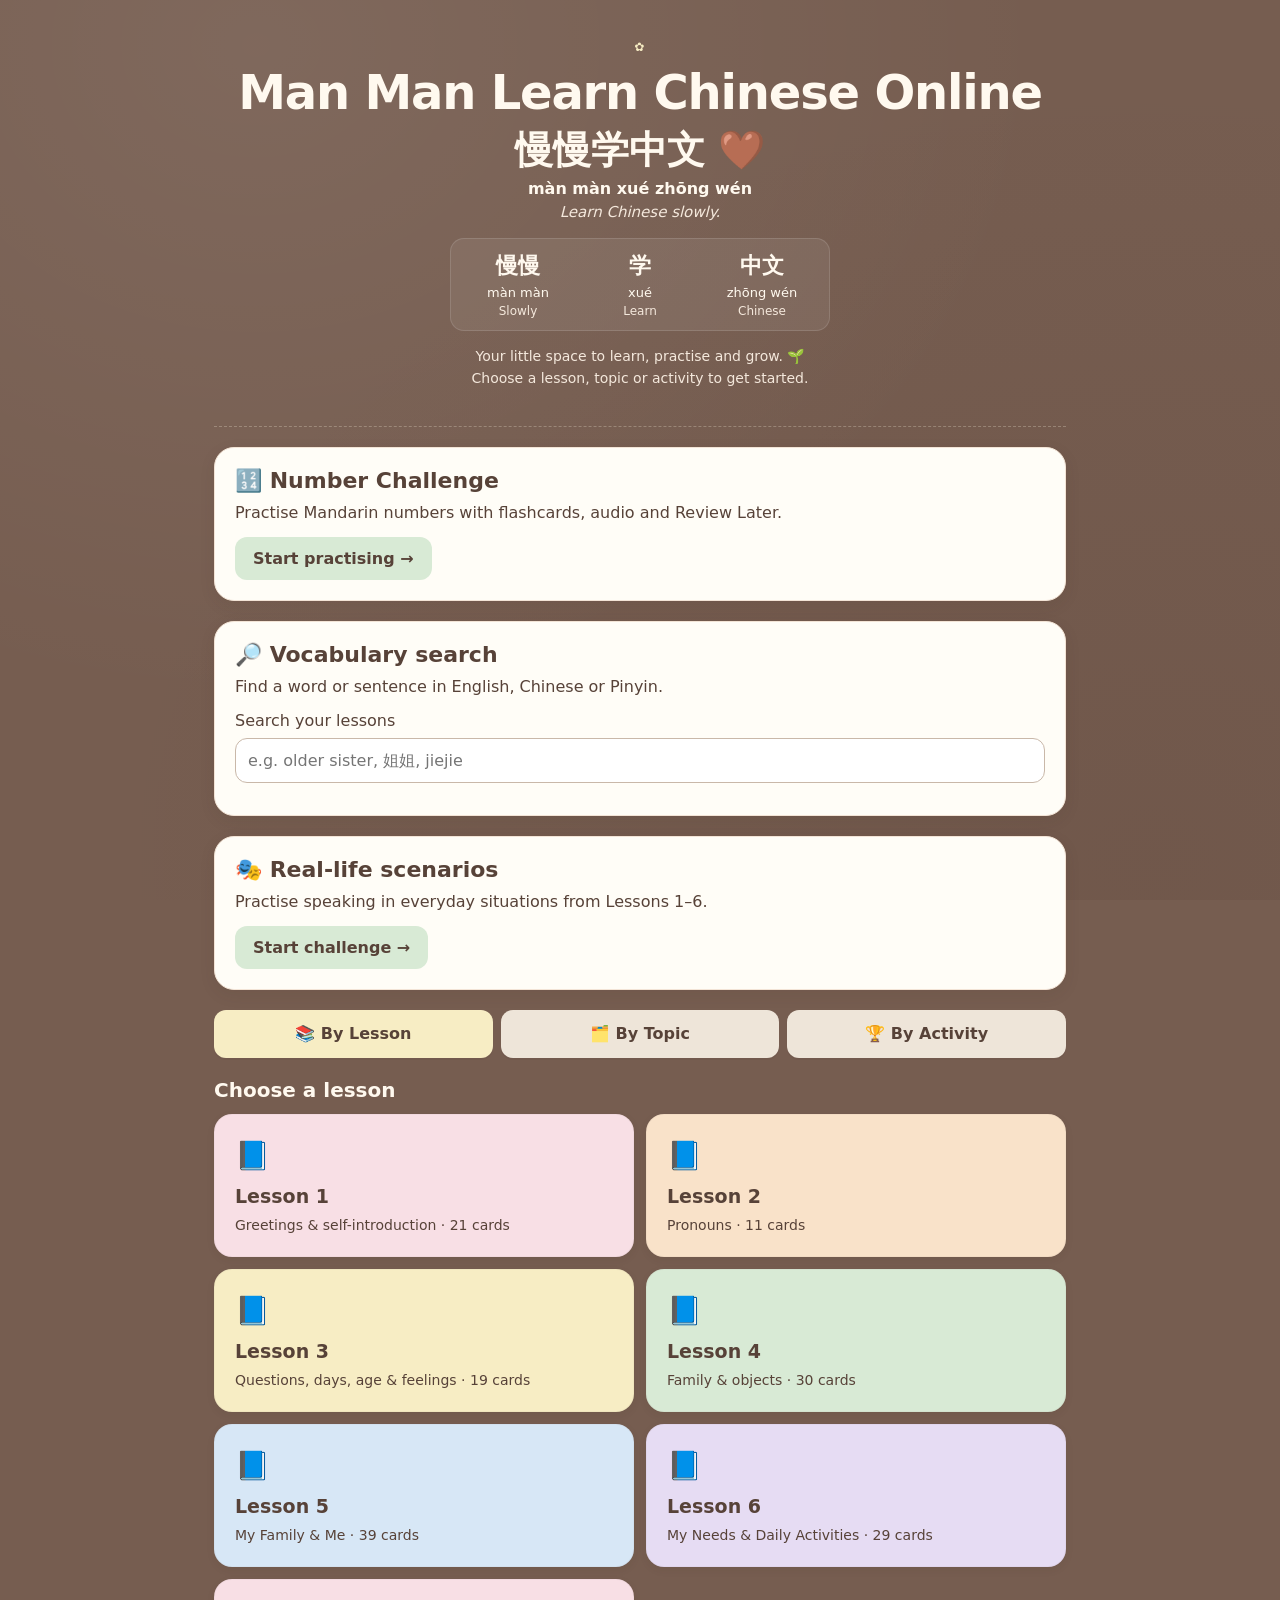
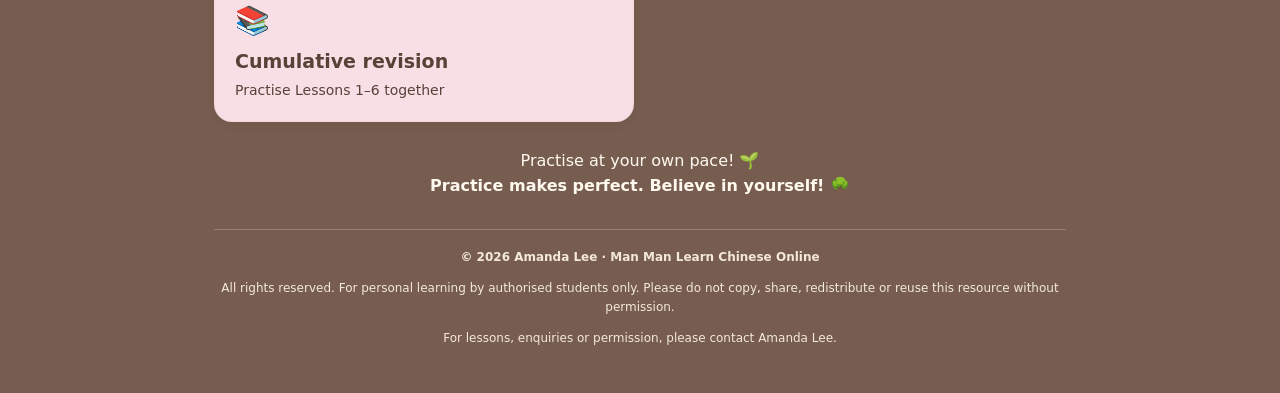
<file: index.html>
<!doctype html><html lang="en"><head><meta charset="utf-8"><meta name="viewport" content="width=device-width,initial-scale=1"><title>Man Man Learn Chinese Online</title><style>*{box-sizing:border-box}body{margin:0;background:#765D50;color:#fff9ef;font:16px system-ui,sans-serif}main{max-width:900px;margin:auto;padding:24px}header{text-align:center;padding:16px 0 22px}h1{font-size:clamp(30px,6vw,48px);margin:10px 0 4px}header p{color:#f4e8dc;line-height:1.6}small{color:#f4e8dc}.tabs{display:flex;gap:8px;margin:12px 0 20px;flex-wrap:wrap}button{font:inherit;cursor:pointer;border:0;border-radius:12px;min-height:48px;background:#eee5d9;color:#574238;padding:10px;font-weight:700;flex:1 1 100px}button[aria-pressed=true]{background:#f7edc4}a:focus-visible,button:focus-visible{outline:3px solid #fff;outline-offset:4px}.grid{display:grid;grid-template-columns:repeat(2,minmax(0,1fr));gap:12px}.tile{display:flex;flex-direction:column;gap:8px;text-decoration:none;color:#574238;padding:20px;border-radius:18px;background:#fffdf7;min-height:130px}.tile strong{font-size:19px}.tile span{font-size:14px;line-height:1.5}.tile .emoji{font-size:28px}.tile:hover{filter:brightness(1.04)}.feature{background:#fffdf7;color:#574238;border-radius:20px;padding:20px;margin:0 0 20px}.feature h2{margin:0 0 6px;font-size:22px}.feature p{line-height:1.5;margin:8px 0 12px}.feature a{display:inline-block;background:#d8ead5;color:#574238;padding:12px 18px;border-radius:12px;text-decoration:none;font-weight:700}footer{text-align:center;font-size:12px;line-height:1.6;color:#f4e8dc;border-top:1px solid #ffffff35;padding-top:18px;margin-top:30px}.note{text-align:center;line-height:1.6;margin:26px 0 16px}.section-title{font-size:20px;margin:0 0 12px}.tag{font-size:12px;letter-spacing:1.5px;color:#f7edc4}@media(max-width:480px){main{padding:16px}.tile{padding:14px;min-height:130px}.tile strong{font-size:17px}.tile span{font-size:13px}.tabs{gap:6px}.tabs button{font-size:14px;flex:1 1 85px}}body{min-height:100vh;background-color:#765D50;background-image:radial-gradient(ellipse at 20% 5%,#ffffff12,transparent 55%),radial-gradient(ellipse at 90% 95%,#3c241b18,transparent 65%);background-attachment:fixed}main{padding-bottom:32px}h1{letter-spacing:-.025em}button,select{box-shadow:0 2px 0 #49352d16}button:focus-visible,select:focus-visible,a:focus-visible{outline:3px solid #fff2d6;outline-offset:3px}.card,.feature{border:1px solid #f3e4d6;box-shadow:0 5px 16px #39291e16}.hint div,.tile{border:1px solid #5742380a}.quick-guide{background:#ffffff0c;border:1px solid #ffffff22;border-radius:14px;padding:14px 16px}.practice-guide,footer{border-color:#fff5e53b}progress{accent-color:#f7edc4}::selection{background:#f9e2c9;color:#574238}header{border-bottom:1px dashed #fff5e542;margin-bottom:20px}.tile{box-shadow:0 3px 9px #39291e12}.tag{color:#f7edc4}.chinese-title{font-size:clamp(26px,4.8vw,38px);font-weight:700;line-height:1.3;margin:6px 0 4px}.brand-meaning{font-size:15px;font-style:italic;color:#f4e8dc;line-height:1.5}header p{font-size:14px}.brand-pinyin{font-size:16px;font-weight:650;margin:3px 0}.brand-breakdown{display:grid;grid-template-columns:repeat(3,minmax(0,1fr));max-width:380px;margin:14px auto;padding:12px 6px;background:#ffffff12;border:1px solid #ffffff20;border-radius:14px}.brand-breakdown div{display:grid;gap:4px;text-align:center}.brand-breakdown strong{font-size:22px}.brand-breakdown span{font-size:13px}.brand-breakdown small{font-size:12px}#lookup{display:block;width:100%;padding:12px;border:1px solid #c9b8a9;border-radius:12px;background:#fff;font:inherit;color:#574238;margin-top:8px}#searchResults article{border-top:1px solid #e4d7c9;padding:12px 0;display:grid;gap:4px}#searchResults strong{font-size:22px}#searchResults small{color:#80695a}#searchResults button{background:var(--normal);padding:8px 12px;min-height:44px;justify-self:start}#searchResults .lookup-controls{display:flex;gap:8px;flex-wrap:wrap}#searchResults .lookup-controls button:last-child{background:var(--slow)}</style><link rel="stylesheet" href="/theme.css"></head><body><main><header><div class="tag" aria-hidden="true">✿</div><h1>Man Man Learn Chinese Online</h1><div class="chinese-title" lang="zh-CN">慢慢学中文 🤎</div><div class="brand-pinyin">màn màn xué zhōng wén</div><div class="brand-meaning">Learn Chinese slowly.</div><div class="brand-breakdown"><div><strong lang="zh-CN">慢慢</strong><span>màn màn</span><small>Slowly</small></div><div><strong lang="zh-CN">学</strong><span>xué</span><small>Learn</small></div><div><strong lang="zh-CN">中文</strong><span>zhōng wén</span><small>Chinese</small></div></div><p>Your little space to learn, practise and grow. 🌱<br>Choose a lesson, topic or activity to get started.</p></header><section class="feature"><h2>🔢 Number Challenge</h2><p>Practise Mandarin numbers with flashcards, audio and Review Later.</p><a href="/numbers.html">Start practising →</a></section><section class="feature"><h2>🔎 Vocabulary search</h2><p>Find a word or sentence in English, Chinese or Pinyin.</p><label for="lookup">Search your lessons</label><input id="lookup" type="search" placeholder="e.g. older sister, 姐姐, jiejie" autocomplete="off"><p id="matches" aria-live="polite"></p><div id="searchResults"></div></section><section class="feature"><h2>🎭 Real-life scenarios</h2><p>Practise speaking in everyday situations from Lessons 1–6.</p><a href="/speaking.html?mode=scenario">Start challenge →</a></section><nav class="tabs" aria-label="Browse learning activities"><button data-tab="lesson" aria-pressed="true">📚 By Lesson</button><button data-tab="topic" aria-pressed="false">🗂️ By Topic</button><button data-tab="activity" aria-pressed="false">🏆 By Activity</button></nav><h2 class="section-title" id="sectionTitle">Choose a lesson</h2><div class="grid" id="items"></div><p class="note">Practise at your own pace! 🌱<br><strong>Practice makes perfect. Believe in yourself! 🌳</strong></p><footer><strong>© 2026 Amanda Lee · Man Man Learn Chinese Online</strong><p>All rights reserved. For personal learning by authorised students only. Please do not copy, share, redistribute or reuse this resource without permission.</p><p>For lessons, enquiries or permission, please contact Amanda Lee.</p></footer></main><script src="/lessons.js"></script><script>
const colors=['#f8dfe5','#f9e2c9','#f7edc4','#d8ead5','#d7e7f6','#e6dcf3'];const lessonNames={1:'Greetings & self-introduction',2:'Pronouns',3:'Questions, days, age & feelings',4:'Family & objects',5:'My Family & Me',6:'My Needs & Daily Activities'};const topicIcons={'Greetings':'👋','Self-introduction':'🙋','Pronouns':'👥','Questions & days':'📅','Age':'🎂','Feelings':'😊','Have / do not have':'🎒','This / that':'👈','Family':'🏡'};const url=(params)=>'/speaking.html?'+new URLSearchParams(params).toString();const catalog={lesson:[...Object.entries(lessonNames).map(([n,t])=>['📘','Lesson '+n,t+' · '+MANMAN_CARDS.filter(c=>String(c[0])===n).length+' cards',url({lesson:n})]),['📚','Cumulative revision','Practise Lessons 1–6 together',url({lesson:'all'})]],topic:[['🔢','Numbers','Number Challenge','/numbers.html'],...([...new Set(MANMAN_CARDS.map(c=>c[1]))].map(t=>[topicIcons[t]||'📝',t,MANMAN_CARDS.filter(c=>c[1]===t).length+' cards',url({topic:t})]))],activity:[['🎭','Real-life scenarios','Apply Mandarin in everyday situations',url({mode:'scenario'})],['🃏','Flashcards','English, Pinyin and Chinese',url({mode:'study'})],['🗣️','Speaking quiz','Say the answer before revealing it',url({mode:'speak'})],['🎧','Listening quiz','Listen and choose the meaning',url({mode:'listen'})],['📝','Practical sentences','Practise complete sentences from Lessons 5 and 6',url({topic:'Practical sentences',mode:'study'})],['💬','Conversation','Listen and respond aloud',url({mode:'chat'})],['🔢','Number Challenge','Practise counting and pronunciation','/numbers.html']]};function draw(tab){document.querySelectorAll('[data-tab]').forEach(b=>b.setAttribute('aria-pressed',String(b.dataset.tab===tab)));document.getElementById('sectionTitle').textContent={lesson:'Choose a lesson',topic:'Choose a topic',activity:'Choose an activity'}[tab];let grid=document.getElementById('items');grid.replaceChildren();catalog[tab].forEach((d,i)=>{let a=document.createElement('a');a.className='tile';a.href=d[3];a.style.background=colors[i%colors.length];let e=document.createElement('span');e.className='emoji';e.textContent=d[0];let title=document.createElement('strong');title.textContent=d[1];let desc=document.createElement('span');desc.textContent=d[2];a.append(e,title,desc);grid.append(a)})}document.querySelectorAll('[data-tab]').forEach(b=>b.onclick=()=>draw(b.dataset.tab));draw('lesson');

const lookup=document.getElementById('lookup'), searchResults=document.getElementById('searchResults'), matches=document.getElementById('matches');const norm=s=>String(s).normalize('NFD').replace(/[\u0300-\u036f]/g,'').toLowerCase().replace(/\s+/g,'');let lookupAudio=new Audio();function readLookup(text,rate,btn){lookupAudio.pause();lookupAudio.src='/api/speech?text='+encodeURIComponent(text.replace(/……/g,''));lookupAudio.playbackRate=rate;lookupAudio.defaultPlaybackRate=rate;lookupAudio.onplaying=()=>{lookupAudio.playbackRate=rate};lookupAudio.play().catch(()=>{matches.textContent='Audio unavailable. Try again later.'})}function search(){lookupAudio.pause();searchResults.replaceChildren();let q=norm(lookup.value.trim());if(!q){matches.textContent='';return}let results=MANMAN_CARDS.filter(c=>[c[2],c[3],c[4]].some(s=>norm(s).includes(q)));matches.textContent=results.length+' matching cards'+(results.length>30?' · showing first 30; refine your search.':'');for(const c of results.slice(0,30)){let a=document.createElement('article');for(const [tag,txt] of [['small','Lesson '+c[0]+' · '+c[1]],['span',c[4]],['strong',c[2]],['b',c[3]]]){let e=document.createElement(tag);e.textContent=txt;a.append(e)}let row=document.createElement('div');row.className='lookup-controls';for(const [label,rate] of [['🔊 Normal',1],['🐢 Slow',.7]]){let b=document.createElement('button');b.textContent=label;b.onclick=()=>readLookup(c[2],rate,b);row.append(b)}a.append(row);searchResults.append(a)}}lookup.addEventListener('input',search);
</script></body></html>
</file>
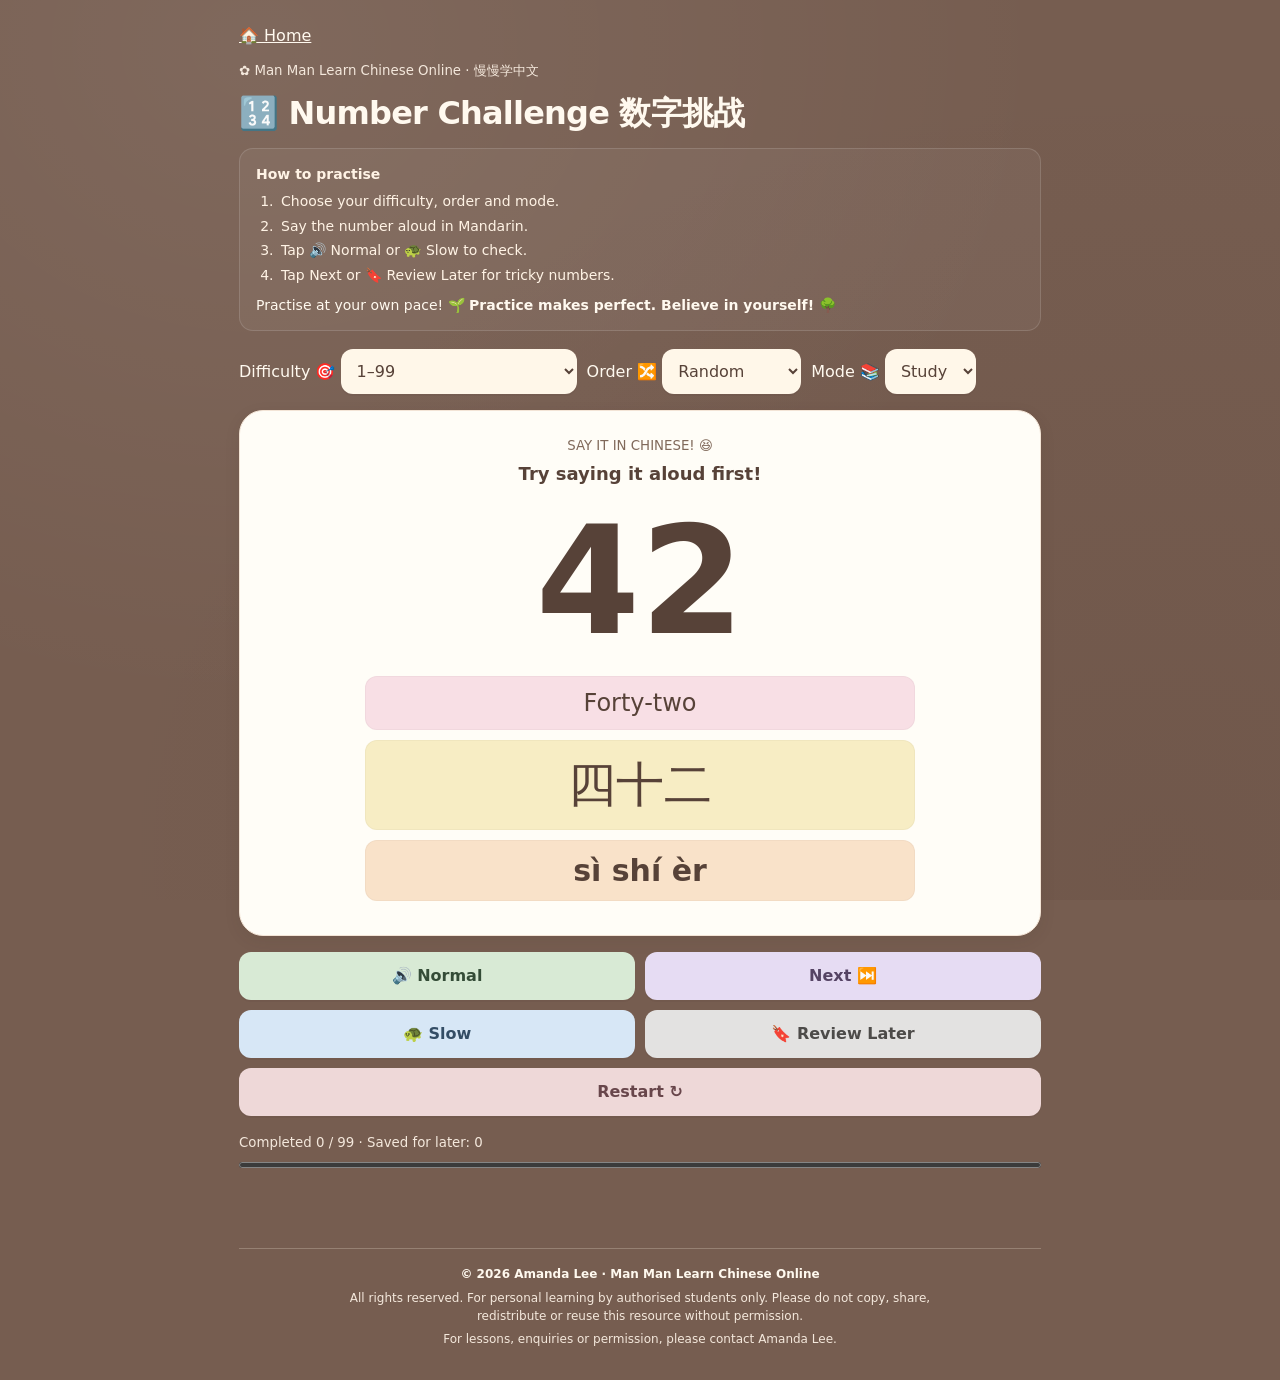
<file: numbers.html>
<!doctype html><html lang="en"><head><meta charset="utf-8"><meta name="viewport" content="width=device-width,initial-scale=1"><title>Man Man Learn Chinese Online</title><style>*{box-sizing:border-box}body{margin:0;background:#765D50;color:#fff9ef;font:16px system-ui,sans-serif}main{max-width:850px;margin:auto;padding:24px}h1{margin:12px 0}p{line-height:1.5}select,button{font:inherit;border:0;border-radius:12px;padding:12px;color:#574238;background:#fff7e9}button{cursor:pointer;font-weight:700;min-height:48px}.controls,.actions{display:flex;flex-wrap:wrap;gap:10px;margin:16px 0;align-items:center}.card{background:#fffdf7;color:#574238;border-radius:24px;padding:24px;text-align:center}.number{font-size:clamp(80px,20vw,150px);font-weight:800;line-height:1.1;margin:12px}.hint{max-width:550px;margin:auto;display:grid;gap:10px}.hint div{padding:12px;border-radius:12px}.en{background:#f8dfe5;font-size:24px}.py{background:#f9e2c9;font-size:30px;font-weight:700}.zh{background:#f7edc4;font-size:48px}.actions button{flex:1 1 120px;background:#f6e5b9}.actions button.audio{background:#e6dcf3}small{color:#f4e8dc}[hidden]{display:none!important}#status{min-height:44px}button:focus-visible,select:focus-visible{outline:3px solid #f6e5b9}@media(max-width:600px){main{padding:15px}.controls label{flex:1 1 130px;display:flex;flex-direction:column;gap:5px}.controls select{width:100%}.card{padding:18px 12px}.actions button{flex:1 1 130px}.zh{font-size:clamp(32px,9vw,48px)}}#celebrate{position:fixed;inset:0;background:#49352de8;display:grid;place-items:center;z-index:10;padding:20px;overflow:hidden}#celebrate article{position:relative;z-index:2;text-align:center;background:#fffdf7;color:#574238;border-radius:24px;padding:32px;max-width:450px;width:100%;box-shadow:0 12px 40px #0004}#celebrate h2{font-size:clamp(24px,6vw,36px)}#celebrate button{background:#f6e5b9}.confetti{position:absolute;top:-20px;width:10px;height:16px;animation:fall 3s linear forwards;pointer-events:none}@keyframes fall{to{transform:translate(var(--drift),110vh) rotate(720deg)}}@media(prefers-reduced-motion:reduce){.confetti{display:none}}progress{width:100%;height:12px;accent-color:#f6e5b9;margin-top:8px}.actions .icon-button{font-size:26px;line-height:1;flex:0 1 76px;min-width:58px;min-height:52px}.actions #next{flex:1 1 140px}.actions #device{flex:1 1 100%}@media(max-width:420px){.actions{gap:8px}.actions .icon-button{flex:1 1 48px;min-width:48px}.actions #next{flex:1 1 100px}}.actions .icon-button{font-size:16px;line-height:1.35;flex:1 1 110px;min-width:98px;white-space:nowrap}.actions #next{flex:1 1 110px}@media(max-width:480px){.actions .icon-button,.actions #next{flex:1 1 calc(50% - 8px);min-width:0;font-size:15px}}.actions #later{flex:1 1 145px;background:#d7e7f6}.actions #later:disabled{opacity:.45;cursor:default}@media(max-width:480px){.actions #later{flex:1 1 calc(50% - 8px);min-width:0}}.practice-guide{border-top:1px solid #ffffff30;padding-top:16px;margin-top:8px;text-align:center;color:#f4e8dc;font-size:13px;line-height:1.6}.practice-guide strong{color:#fff9ef}.practice-guide p{margin:5px auto 0;max-width:550px}.actions #next{background:#d8ead5;color:#344c37}.actions #listen{background:#d7e7f6;color:#334d65}.actions #slow{background:#e6dcf3;color:#554364}.actions #later{background:#eed8d8;color:#68464b}.quick-guide{font-size:14px;line-height:1.6;margin:10px 0 18px;color:#fff3e5}.quick-guide p{margin:5px 0 0}.quick-guide .encourage{margin-top:9px;color:#fff9ef}.practice-guide{font-size:12px}.practice-guide p{max-width:650px}.practice-steps{margin:5px 0 0;padding-left:22px;line-height:1.6}.practice-steps li{padding-left:3px;margin:2px 0}.speak-prompt{font-size:clamp(15px,3.8vw,18px);font-weight:700;color:#574238;margin:6px 0 0}body{min-height:100vh;background-color:#765D50;background-image:radial-gradient(ellipse at 20% 5%,#ffffff12,transparent 55%),radial-gradient(ellipse at 90% 95%,#3c241b18,transparent 65%);background-attachment:fixed}main{padding-bottom:32px}h1{letter-spacing:-.025em}button,select{box-shadow:0 2px 0 #49352d16}button:focus-visible,select:focus-visible,a:focus-visible{outline:3px solid #fff2d6;outline-offset:3px}.card,.feature{border:1px solid #f3e4d6;box-shadow:0 5px 16px #39291e16}.hint div,.tile{border:1px solid #5742380a}.quick-guide{background:#ffffff0c;border:1px solid #ffffff22;border-radius:14px;padding:14px 16px}.practice-guide,footer{border-color:#fff5e53b}progress{accent-color:#f7edc4}::selection{background:#f9e2c9;color:#574238}.actions #restart{background:#eee5d9;flex:1 1 110px}.actions #restart:focus-visible{outline:3px solid #fff2d6}.practice-actions{display:grid;grid-template-columns:repeat(2,minmax(0,1fr));gap:10px;align-items:stretch}.practice-actions button,.practice-actions .icon-button{width:100%;min-width:0;white-space:normal;margin:0;min-height:48px;font-size:16px}.practice-actions #listen{grid-column:1;grid-row:1;background:#D8EAD5;color:#344C37}.practice-actions #next{grid-column:2;grid-row:1;background:#E6DCF3;color:#554364}.practice-actions #slow{grid-column:1;grid-row:2;background:#D7E7F6;color:#334D65}.practice-actions #later{grid-column:2;grid-row:2;background:#E3E2E1;color:#4D4B49}.practice-actions #show,.practice-actions #restart,.practice-actions #device,.practice-actions #backup{grid-column:1/-1}.practice-actions #show{background:#F7EDC4}.practice-actions #restart{background:#EED8D8;color:#68464B}.practice-actions #answerNormal{background:#D8EAD5}.practice-actions #answerSlow{background:#D7E7F6}</style><link rel="stylesheet" href="/theme.css"></head><body><main><p style="margin:0 0 12px"><a href="/" style="color:#fff9ef">🏠 Home</a></p><small>✿ Man Man Learn Chinese Online · 慢慢学中文</small><h1>🔢 Number Challenge 数字挑战</h1><section class="quick-guide" aria-label="How to practise"><strong>How to practise</strong><ol class="practice-steps"><li>Choose your difficulty, order and mode.</li><li>Say the number aloud in Mandarin.</li><li>Tap 🔊 Normal or 🐢 Slow to check.</li><li>Tap Next or 🔖 Review Later for tricky numbers.</li></ol><p class="encourage">Practise at your own pace! 🌱 <strong>Practice makes perfect. Believe in yourself! 🌳</strong></p></section><div class="controls"><label>Difficulty 🎯 <select id="range"><option value="1-10">1–10</option><option value="11-20">11–20</option><option value="1-50">1–50</option><option selected value="1-99">1–99</option><option value="tens">20–90 · Tens</option><option value="hundreds">100–900 · Hundreds</option><option value="thousands">1000–9000 · Thousands</option></select></label><label>Order 🔀 <select id="order"><option value="random">Random</option><option value="asc">Ascending</option><option value="desc">Descending</option></select></label><label>Mode 📚 <select id="mode"><option value="study">Study</option><option value="quiz">Quiz</option></select></label></div><section class="card"><small style="color:#80695a">SAY IT IN CHINESE! 😆</small><p class="speak-prompt">Try saying it aloud first!</p><div class="number" id="num"></div><div id="hint" class="hint"><div id="en" class="en"></div><div id="zh" class="zh" lang="zh-CN"></div><div id="py" class="py"></div><span id="variant"></span></div><p id="prompt" hidden>Say it first, then show the answer.</p></section><div class="actions practice-actions"><button class="audio icon-button" id="listen" aria-label="Listen at normal speed" title="Normal pronunciation">🔊 Normal</button><button id="next" aria-label="Next number">Next ⏭️</button><button class="audio icon-button" id="slow" aria-label="Listen at slow speed" title="Slow pronunciation">🐢 Slow</button><button class="icon-button" id="later" aria-label="Move this number to the end of the round" title="Review this number later">🔖 Review Later</button><button id="show" hidden>Show answer</button><button id="restart">Restart ↻</button><button id="device" hidden aria-label="Try alternative Mandarin audio">Try audio again 🔊</button></div><small id="progress" aria-live="polite"></small><progress id="bar" value="0" max="1" aria-label="Completed numbers"></progress><p id="status" role="status"></p><footer class="practice-guide"><strong>© 2026 Amanda Lee · Man Man Learn Chinese Online</strong><p>All rights reserved. For personal learning by authorised students only. Please do not copy, share, redistribute or reuse this resource without permission.</p><p>For lessons, enquiries or permission, please contact Amanda Lee.</p></footer></main><div id="celebrate" hidden role="dialog" aria-modal="true" aria-labelledby="winTitle"><article><div style="font-size:54px">🎉</div><h2 id="winTitle">你做到了！！You did it！🎉</h2><p id="winText"></p><button id="again">Start another round →</button></article></div><script>
const $=id=>document.getElementById(id), chars=['','一','二','三','四','五','六','七','八','九'], pins=['','yī','èr','sān','sì','wǔ','liù','qī','bā','jiǔ'], ones=['','one','two','three','four','five','six','seven','eight','nine'], teens=['ten','eleven','twelve','thirteen','fourteen','fifteen','sixteen','seventeen','eighteen','nineteen'], tens=['','','twenty','thirty','forty','fifty','sixty','seventy','eighty','ninety'];
function data(n){let h,p,e,v='';if(n<10){h=chars[n];p=pins[n];e=ones[n]}else if(n<20){h='十'+chars[n%10];p='shí'+(n%10?' '+pins[n%10]:'');e=teens[n-10]}else if(n<100){let a=Math.floor(n/10),b=n%10;h=chars[a]+'十'+chars[b];p=pins[a]+' shí'+(b?' '+pins[b]:'');e=tens[a]+(b?'-'+ones[b]:'')}else{let k=n>=1000?1000:100,a=n/k,u=k===1000?'千':'百',s=k===1000?'qiān':'bǎi';h=(a===2?'两':chars[a])+u;p=(a===1?'yì':a===2?'liǎng':pins[a])+' '+s;e=ones[a]+(k===1000?' thousand':' hundred');if(a===2)v='Also correct: '+e+' — 二'+u+' (èr '+s+')'}return {h,p,e:e[0].toUpperCase()+e.slice(1),v}}
let queue=[],i=0,n=1,reveal=true,last=1,token=0,utter,finished=false;const deferred=new Set();const audio=new Audio();audio.preload='none';
function stop(){$('device').hidden=true;token++;audio.pause();audio.onplaying=null;audio.onended=null;audio.removeAttribute('src');audio.load();if(window.speechSynthesis)speechSynthesis.cancel()}
function round(){deferred.clear();finished=false;$('celebrate').hidden=true;let r=$('range').value,old=n;if(r==='tens')queue=Array.from({length:8},(_,j)=>(j+2)*10);else if(r==='hundreds'||r==='thousands')queue=Array.from({length:9},(_,j)=>(j+1)*(r==='hundreds'?100:1000));else{let [a,b]=r.split('-').map(Number);queue=Array.from({length:b-a+1},(_,j)=>a+j)}if($('order').value==='desc')queue.reverse();if($('order').value==='random'){for(let j=queue.length-1;j>0;j--){let k=Math.floor(Math.random()*(j+1));[queue[j],queue[k]]=[queue[k],queue[j]]}if(queue[0]===old&&queue.length>1)[queue[0],queue[1]]=[queue[1],queue[0]]}i=0}
function draw(){let d=data(n);$('num').textContent=n;$('en').textContent=d.e;$('py').textContent=d.p;$('zh').textContent=d.h;$('variant').textContent=d.v;$('hint').hidden=!reveal;$('prompt').hidden=reveal;$('show').hidden=reveal;$('progress').textContent='Completed '+(finished?i:Math.max(0,i-1))+' / '+queue.length+' · Saved for later: '+deferred.size;$('later').disabled=i===queue.length;$('later').title=i===queue.length?'This is the last remaining number':'Move this number to the end of the round';$('bar').max=queue.length;$('bar').value=finished?i:Math.max(0,i-1);$('next').textContent=i===queue.length?'Finish round 🎉':'Next ⏭️';$('next').setAttribute('aria-label',i===queue.length?'Finish round':'Next number')}
function celebrate(){finished=true;draw();$('winText').textContent='You completed all '+queue.length+' numbers. Great work!';$('celebrate').hidden=false;$('again').focus();document.querySelectorAll('.confetti').forEach(x=>x.remove());for(let j=0;j<45;j++){let x=document.createElement('i');x.className='confetti';x.style.left=Math.random()*100+'%';x.style.background=['#f8dfe5','#f6e5b9','#cceddf','#d7e7f6'][j%4];x.style.animationDelay=Math.random()*.9+'s';x.style.setProperty('--drift',(Math.random()*160-80)+'px');$('celebrate').appendChild(x);x.addEventListener('animationend',()=>x.remove())}}function next(){stop();if(i>0)deferred.delete(n);if(i>=queue.length){celebrate();return}n=queue[i++];reveal=$('mode').value==='study';$('status').textContent='';draw()}
function reviewLater(){if(finished||i>=queue.length)return;stop();deferred.add(n);queue.push(queue.splice(i-1,1)[0]);n=queue[i-1];reveal=$('mode').value==='study';draw();$('status').textContent='Saved for later. You’ll see that number again before the round ends.';}function device(){stop();let t=token,s=window.speechSynthesis;if(!s){$('status').textContent='Audio unavailable on this browser.';return}let v=s.getVoices().find(v=>/^zh[-_](CN|Hans|SG)/i.test(v.lang)||/^cmn/i.test(v.lang));if(!v){$('status').textContent='Enable a Mandarin voice in device settings and try again.';return}utter=new SpeechSynthesisUtterance(data(n).h);utter.lang=v.lang;utter.voice=v;utter.rate=last;utter.onend=()=>{if(t===token)$('status').textContent='Now repeat aloud.'};utter.onerror=()=>{if(t===token)$('status').textContent='Audio could not play. Please check your sound settings.'};$('status').textContent='Playing Mandarin pronunciation…';s.speak(utter)}
function play(rate){stop();last=rate;let t=token;$('status').textContent='Loading Mandarin audio…';audio.src='/api/audio?n='+n;audio.defaultPlaybackRate=rate;audio.playbackRate=rate;if('preservesPitch' in audio)audio.preservesPitch=true;if('webkitPreservesPitch' in audio)audio.webkitPreservesPitch=true;audio.onplaying=()=>{if(t===token){audio.playbackRate=rate;$('status').textContent=rate<1?'Playing slow Mandarin audio…':'Playing Mandarin audio…'}};audio.onended=()=>{if(t===token)$('status').textContent='Now repeat aloud.'};audio.play().catch(()=>{if(t===token){$('status').textContent='Audio unavailable. Tap Try audio again to use an alternative Mandarin voice.';$('device').hidden=false}})}
$('restart').onclick=()=>{round();next()};$('again').onclick=()=>{round();next();$('next').focus()};$('next').onclick=next;$('show').onclick=()=>{reveal=true;draw()};$('listen').onclick=()=>play(1);$('slow').onclick=()=>play(.7);$('later').onclick=reviewLater;$('device').onclick=device;$('range').onchange=$('order').onchange=()=>{round();next()};$('mode').onchange=()=>{reveal=$('mode').value==='study';draw()};if(window.speechSynthesis)speechSynthesis.getVoices();round();next();</script></body></html>
</file>
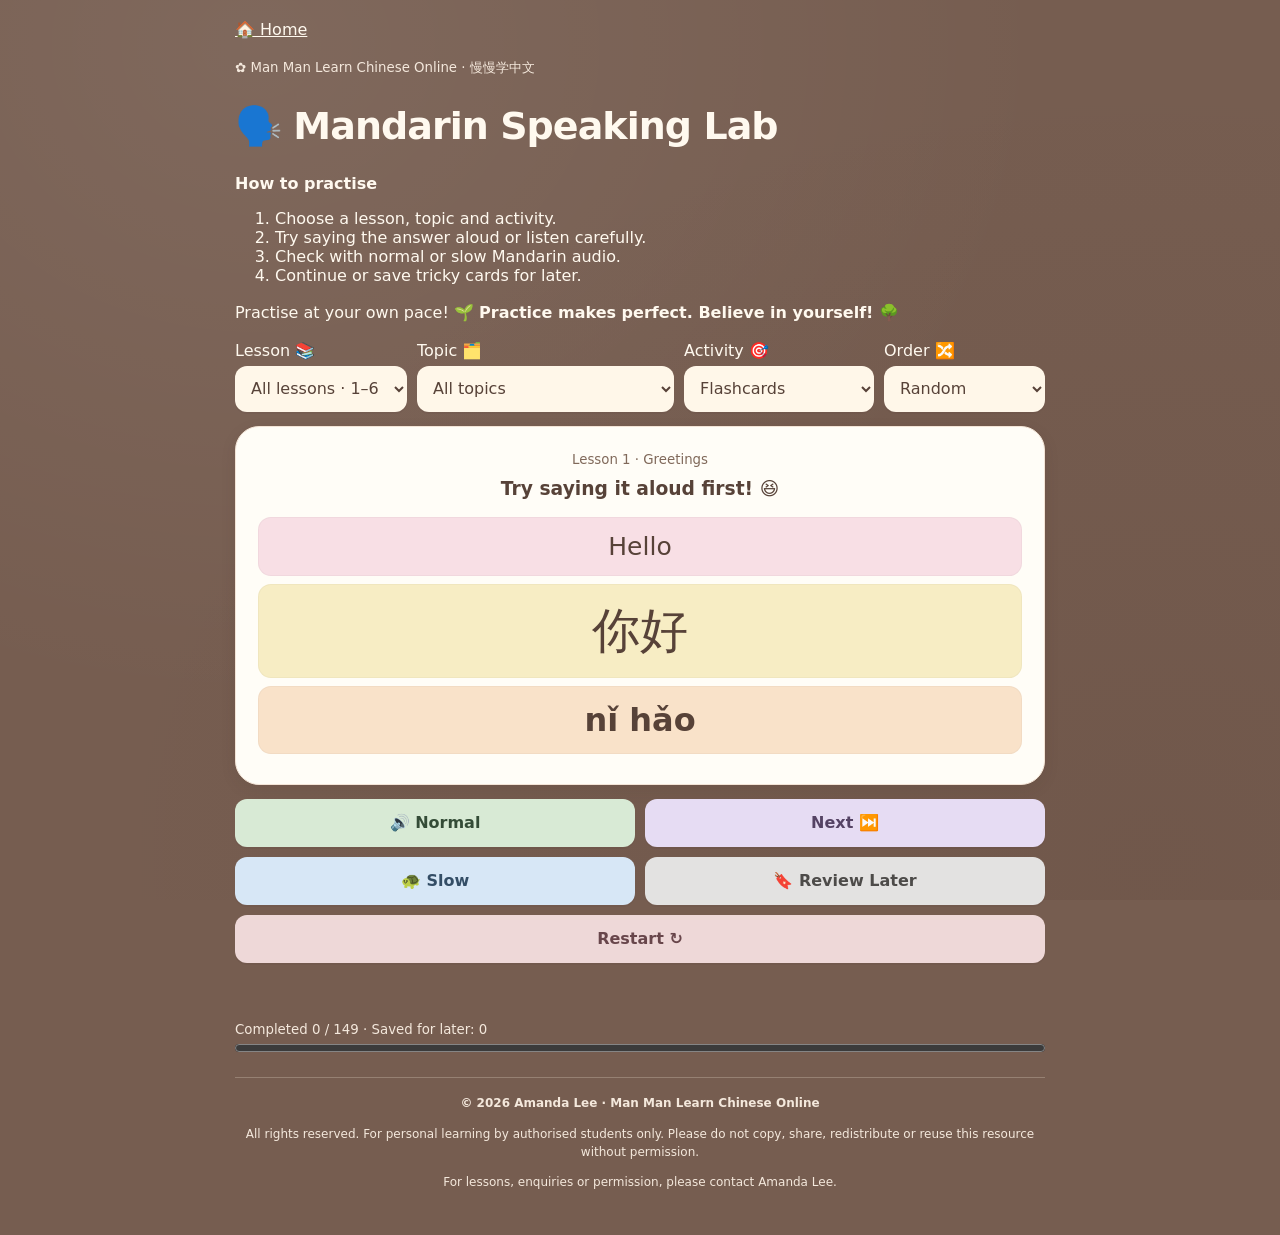
<file: speaking.html>
<!doctype html><html lang="en"><head><meta charset="utf-8"><meta name="viewport" content="width=device-width,initial-scale=1"><title>Speaking Lab · Man Man Learn Chinese Online</title><style>*{box-sizing:border-box}body{margin:0;background:#765D50;color:#fff9ef;font:16px system-ui,sans-serif}main{max-width:850px;margin:auto;padding:20px}a{color:inherit}h1{font-size:clamp(25px,5vw,38px)}small,footer{color:#f4e8dc}p{line-height:1.5}.settings,.actions{display:flex;flex-wrap:wrap;gap:10px;margin:14px 0}.settings label{flex:1 1 150px;display:grid;gap:6px}button,select{font:inherit;border:0;border-radius:12px;padding:12px;color:#574238;background:#fff7e9;min-height:46px}button{font-weight:700;cursor:pointer}button:disabled{opacity:.5;cursor:default}button:focus-visible,a:focus-visible,select:focus-visible{outline:3px solid #f7edc4;outline-offset:3px}.card{background:#fffdf7;color:#574238;border-radius:24px;text-align:center;padding:22px}.tile{padding:14px;margin:8px 0;border-radius:13px;overflow-wrap:anywhere}.en{background:#f8dfe5;font-size:clamp(19px,4vw,25px)}.py{background:#f9e2c9;font-size:clamp(23px,5vw,32px);font-weight:700}.zh{background:#f7edc4;font-size:clamp(30px,7vw,48px)}.actions button{flex:1 1 115px}.next{background:#d8ead5}.normal{background:#d7e7f6}.slow{background:#e6dcf3}.later{background:#eed8d8}.options{display:grid;gap:8px;grid-template-columns:repeat(2,minmax(0,1fr))}.options button{background:#e4eef9}.options .correct{background:#d8ead5}.options .wrong{background:#eed8d8}progress{width:100%;accent-color:#f7edc4}footer{font-size:12px;text-align:center;border-top:1px solid #ffffff30;padding-top:16px;margin-top:20px;line-height:1.6}[hidden]{display:none!important}#win{position:fixed;inset:0;display:grid;place-items:center;background:#49352ded;padding:20px;z-index:5;overflow:hidden}#win article{z-index:2;background:#fffdf7;color:#574238;padding:26px;border-radius:24px;text-align:center;max-width:450px}.confetti{position:absolute;top:-20px;width:10px;height:16px;animation:fall 3s linear forwards}@keyframes fall{to{transform:translate(40px,110vh) rotate(720deg)}}@media(prefers-reduced-motion:reduce){.confetti{display:none}}@media(max-width:480px){main{padding:15px}.options{grid-template-columns:1fr}.card{padding:15px}.actions button{flex:1 1 42%}}body{min-height:100vh;background-color:#765D50;background-image:radial-gradient(ellipse at 20% 5%,#ffffff12,transparent 55%),radial-gradient(ellipse at 90% 95%,#3c241b18,transparent 65%);background-attachment:fixed}main{padding-bottom:32px}h1{letter-spacing:-.025em}button,select{box-shadow:0 2px 0 #49352d16}button:focus-visible,select:focus-visible,a:focus-visible{outline:3px solid #fff2d6;outline-offset:3px}.card,.feature{border:1px solid #f3e4d6;box-shadow:0 5px 16px #39291e16}.hint div,.tile{border:1px solid #5742380a}.quick-guide{background:#ffffff0c;border:1px solid #ffffff22;border-radius:14px;padding:14px 16px}.practice-guide,footer{border-color:#fff5e53b}progress{accent-color:#f7edc4}::selection{background:#f9e2c9;color:#574238}.options:empty{display:none}#status{min-height:24px}.card h3{margin:10px 0 18px}.actions #restart{background:#eee5d9}.practice-actions{display:grid;grid-template-columns:repeat(2,minmax(0,1fr));gap:10px;align-items:stretch}.practice-actions button,.practice-actions .icon-button{width:100%;min-width:0;white-space:normal;margin:0;min-height:48px;font-size:16px}.practice-actions #normal{grid-column:1;grid-row:1;background:#D8EAD5;color:#344C37}.practice-actions #next{grid-column:2;grid-row:1;background:#E6DCF3;color:#554364}.practice-actions #slow{grid-column:1;grid-row:2;background:#D7E7F6;color:#334D65}.practice-actions #later{grid-column:2;grid-row:2;background:#E3E2E1;color:#4D4B49}.practice-actions #show,.practice-actions #restart,.practice-actions #device,.practice-actions #backup{grid-column:1/-1}.practice-actions #show{background:#F7EDC4}.practice-actions #restart{background:#EED8D8;color:#68464B}.practice-actions #answerNormal{background:#D8EAD5}.practice-actions #answerSlow{background:#D7E7F6}.scenario{background:#eee5d9;font-size:16px;line-height:1.5}</style><link rel="stylesheet" href="/theme.css"></head><body><main><a href="/">🏠 Home</a><p><small>✿ Man Man Learn Chinese Online · 慢慢学中文</small></p><h1>🗣️ Mandarin Speaking Lab</h1><strong>How to practise</strong><ol><li>Choose a lesson, topic and activity.</li><li>Try saying the answer aloud or listen carefully.</li><li>Check with normal or slow Mandarin audio.</li><li>Continue or save tricky cards for later.</li></ol><p>Practise at your own pace! 🌱 <strong>Practice makes perfect. Believe in yourself! 🌳</strong></p><div class="settings"><label>Lesson 📚<select id="lesson"><option value="all">All lessons · 1–6</option><option value="1">Lesson 1</option><option value="2">Lesson 2</option><option value="3">Lesson 3</option><option value="4">Lesson 4</option><option value="5">Lesson 5</option><option value="6">Lesson 6</option><option value="upto2">Lessons 1–2</option><option value="upto3">Lessons 1–3</option><option value="upto4">Lessons 1–4</option><option value="upto5">Lessons 1–5</option></select></label><label>Topic 🗂️<select id="topic"></select></label><label>Activity 🎯<select id="mode"><option value="study">Flashcards</option><option value="speak">Speaking quiz</option><option value="listen">Listening quiz</option><option value="chat">Conversation</option><option value="scenario">Real-life scenarios</option></select></label><label>Order 🔀<select id="order"><option value="random">Random</option><option value="forward">Lesson order</option><option value="reverse">Reverse</option></select></label></div><section class="card"><small id="label" style="color:#80695a"></small><h3 id="prompt"></h3><div id="content" aria-live="polite"></div></section><div id="choices" class="options"></div><div class="actions practice-actions"><button id="normal" class="normal">🔊 Normal</button><button class="next" id="next">Next ⏭️</button><button id="slow" class="slow">🐢 Slow</button><button class="later" id="later">🔖 Review Later</button><button id="show">Show answer</button><button id="restart">Restart ↻</button><button id="answerNormal" class="normal" hidden>🔊 Answer</button><button id="answerSlow" class="slow" hidden>🐢 Answer</button><button id="backup" hidden>Try audio again 🔊</button></div><p id="status" role="status"></p><small id="progress" aria-live="polite"></small><progress id="bar" value="0" max="1"></progress><footer><strong>© 2026 Amanda Lee · Man Man Learn Chinese Online</strong><p>All rights reserved. For personal learning by authorised students only. Please do not copy, share, redistribute or reuse this resource without permission.</p><p>For lessons, enquiries or permission, please contact Amanda Lee.</p></footer></main><div id="win" hidden role="dialog" aria-modal="true"><article><h2>你做到了！！You did it！🎉</h2><p id="result"></p><button id="again">Start another round →</button> <a href="/">🏠 Home</a></article></div><script src="/lessons.js"></script><script>
const $=id=>document.getElementById(id), cards=MANMAN_CARDS.map((c,id)=>({id,l:c[0],t:c[1],zh:c[2],py:c[3],en:c[4],audio:c[5]})), chats=MANMAN_CHATS.map((c,id)=>({id:'c'+id,l:c[0],t:'Conversation',zh:c[1],py:c[2],en:c[3],answer:c[4],apy:c[5],aen:c[6]}));const scenarios=[[1,"You meet someone for the first time.","你好","nǐ hǎo","Hello"],[1,"Someone thanks you.","不客气","bú kèqi","You're welcome"],[1,"You accidentally bump into someone.","对不起","duìbuqǐ","Sorry"],[1,"You are introducing yourself to a new classmate.","我是学生。","wǒ shì xuésheng","I am a student."],[2,"You are introducing yourself and a friend as a group.","我们","wǒmen","We / us"],[3,"You want to ask a friend how they are today.","今天你好吗？","jīntiān nǐ hǎo ma","How are you today?"],[3,"A friend asks how you are.","我很好。","wǒ hěn hǎo","I am very well."],[4,"You point to your mother in a family photo.","这是我妈妈。","zhè shì wǒ māma","This is my mother."],[4,"You point to your older sister across the room.","那是我姐姐。","nà shì wǒ jiějie","That is my older sister."],[5,"A friend asks about your siblings. Imagine you have two older sisters.","我有两个姐姐。","wǒ yǒu liǎng ge jiějie.","I have two older sisters."],[5,"Your teacher asks whether you understand, but you don't.","我不明白。","wǒ bù míngbai.","I don't understand."],[6,"You are thirsty and want to tell someone.","我要喝水。","wǒ yào hē shuǐ.","I want to drink water."],[6,"You need permission to use the toilet during class.","我可以上厕所吗？","wǒ kěyǐ shàng cèsuǒ ma?","May I go to the toilet?"],[6,"You want to ask your teacher a question.","我可以问一个问题吗？","wǒ kěyǐ wèn yí ge wèntí ma?","May I ask a question?"]].map((s,id)=>({id:'s'+id,l:s[0],t:'Real-life scenarios',scenario:s[1],zh:s[2],py:s[3],en:s[4]}));let deck=[],idx=0,shown=false,graded=false,options=[],saved=new Set(),results=new Map(),token=0,lastRate=1,lastText='',utter;const audio=new Audio();function shuffle(a){a=[...a];for(let i=a.length-1;i>0;i--){let j=Math.floor(Math.random()*(i+1));[a[i],a[j]]=[a[j],a[i]]}return a}function lessonOK(c){let l=$('lesson').value;return l==='all'||(l.startsWith('upto')?c.l<=Number(l.slice(4)):String(c.l)===l)}function topics(want){let ts=[...new Set(cards.filter(lessonOK).map(c=>c.t))];$('topic').replaceChildren(new Option('All topics','all'),...ts.map(t=>new Option(t,t)));if(ts.includes(want))$('topic').value=want;$('topic').disabled=['chat','scenario'].includes($('mode').value)}function stop(){token++;audio.pause();audio.removeAttribute('src');audio.load();if(window.speechSynthesis)speechSynthesis.cancel();$('backup').hidden=true}function start(){stop();$('win').hidden=true;let m=$('mode').value,t=$('topic').value;deck=(m==='chat'?chats:m==='scenario'?scenarios:cards).filter(c=>lessonOK(c)&&(['chat','scenario'].includes(m)||t==='all'||t===c.t)&&(m!=='listen'||(!c.audio&&!c.zh.includes('……')&&!['这是','那是'].includes(c.zh))));if($('order').value==='random')deck=shuffle(deck);if($('order').value==='reverse')deck.reverse();idx=0;saved.clear();results.clear();prepare()}function prepare(){stop();shown=$('mode').value==='study';graded=false;options=[];$('status').textContent='';let c=deck[idx];if(c&&$('mode').value==='listen'){let pool=shuffle(cards.filter(x=>x.id!==c.id&&x.py!==c.py&&x.zh.replace(/[。？！]/g,'')!==c.zh.replace(/[。？！]/g,'')&&x.en!==c.en&&!x.audio&&!x.zh.includes('……')&&!['这是','那是'].includes(x.zh)));pool.sort((a,b)=>Number(b.l===c.l)-Number(a.l===c.l));let list=[c];for(let x of pool){if(list.length===4)break;if(!list.some(y=>y.en===x.en||y.py===x.py))list.push(x)}options=shuffle(list)}draw()}function tile(cls,t){let e=document.createElement('div');e.className='tile '+cls;e.textContent=t;return e}function draw(){let c=deck[idx],m=$('mode').value,b=$('content');b.replaceChildren();$('choices').replaceChildren();$('answerNormal').hidden=$('answerSlow').hidden=!(c&&m==='chat'&&shown);$('label').textContent=c?'Lesson '+c.l+' · '+c.t:'';$('prompt').textContent=!c?'No cards in this selection':m==='listen'?'Listen and choose the meaning 🎧':m==='chat'?'Listen and answer aloud 😆':'Try saying it aloud first! 😆';$('show').hidden=!c||shown||m==='listen';$('normal').disabled=$('slow').disabled=!c||(m==='scenario'&&!shown);$('next').disabled=!c||(m==='listen'&&!graded);$('later').disabled=!c||idx>=deck.length-1;$('next').textContent=idx===deck.length-1?'Finish round 🎉':'Next ⏭️';$('progress').textContent='Completed '+idx+' / '+deck.length+' · Saved for later: '+saved.size;$('bar').max=deck.length||1;$('bar').value=idx;if(!c)return;if(m==='listen'){let row=document.createElement('div');row.className='options';options.forEach(o=>{let btn=document.createElement('button');btn.textContent=o.en;btn.disabled=graded;if(graded&&o.id===c.id)btn.className='correct';btn.onclick=()=>{if(graded)return;graded=true;shown=true;results.set(c.id,o.id===c.id);$('status').textContent=o.id===c.id?'Correct! 🎉':'Not quite. Try again with Review Later.';draw()};row.append(btn)});$('choices').append(row)}else if(m!=='chat'){if(m==='scenario')b.append(tile('scenario',c.scenario));b.append(tile('en',c.en));}if(shown){if(m==='chat'||m==='listen')b.append(tile('en',c.en));b.append(tile('zh',c.zh),tile('py',c.py));if(m==='chat'){b.append(tile('en','Example answer: '+c.aen),tile('zh',c.answer),tile('py',c.apy))}}}function play(text,rate){stop();lastText=text;lastRate=rate;let t=token;$('status').textContent='Loading Mandarin audio…';audio.src='/api/speech?text='+encodeURIComponent(text.replace(/……/g,''));audio.defaultPlaybackRate=rate;audio.playbackRate=rate;if('preservesPitch'in audio)audio.preservesPitch=true;if('webkitPreservesPitch'in audio)audio.webkitPreservesPitch=true;audio.onplaying=()=>{if(t===token){audio.playbackRate=rate;$('status').textContent='Playing Mandarin…'}};audio.onended=()=>{if(t===token)$('status').textContent='Now repeat aloud.'};audio.play().catch(()=>{if(t===token){$('status').textContent='Audio unavailable. Try the alternative voice.';$('backup').hidden=false}})}function backup(){let text=lastText,rate=lastRate;stop();let s=window.speechSynthesis;if(!s){$('status').textContent='Mandarin device audio is not available in this browser.';return;}let v=s.getVoices().find(v=>/^(zh[-_](CN|Hans|SG)|cmn)/i.test(v.lang));if(!v){$('status').textContent='Please enable a Mandarin voice in your device settings.';return}utter=new SpeechSynthesisUtterance(text.replace(/……/g,''));utter.voice=v;utter.lang=v.lang;utter.rate=rate;s.speak(utter);$('status').textContent='Playing Mandarin…';let t=token;utter.onend=()=>{if(t===token)$('status').textContent='Now repeat aloud.'};utter.onerror=()=>{if(t===token)$('status').textContent='Device audio failed. Please try online audio again.'}}function next(){if(!deck[idx])return;stop();saved.delete(deck[idx].id);idx++;if(idx===deck.length){$('bar').value=idx;$('progress').textContent='Completed '+idx+' / '+deck.length;$('result').textContent='You completed '+deck.length+' cards!'+($('mode').value==='listen'?' Correct answers: '+[...results.values()].filter(Boolean).length+' / '+results.size+' answered.':'');$('win').hidden=false;$('again').focus();for(let j=0;j<40;j++){let x=document.createElement('i');x.className='confetti';x.style.left=Math.random()*100+'%';x.style.background=['#f8dfe5','#f7edc4','#d8ead5','#d7e7f6'][j%4];x.style.animationDelay=Math.random()+'s';$('win').append(x);x.onanimationend=()=>x.remove()}return}prepare()}$('next').onclick=next;$('later').onclick=()=>{if(idx>=deck.length-1)return;saved.add(deck[idx].id);deck.push(deck.splice(idx,1)[0]);prepare();$('status').textContent='Saved for later.'};$('show').onclick=()=>{shown=true;draw()};$('normal').onclick=()=>{let c=deck[idx];if(c)play(c.zh,1)};$('slow').onclick=()=>{let c=deck[idx];if(c)play(c.zh,.7)};$('answerNormal').onclick=()=>{let c=deck[idx];if(c&&c.answer&&shown)play(c.answer,1)};$('answerSlow').onclick=()=>{let c=deck[idx];if(c&&c.answer&&shown)play(c.answer,.7)};$('backup').onclick=backup;$('restart').onclick=$('again').onclick=start;$('lesson').onchange=()=>{topics();start()};$('mode').onchange=()=>{topics($('topic').value);start()};$('topic').onchange=$('order').onchange=start;let q=new URLSearchParams(location.search);for(let id of ['lesson','mode']){let v=q.get(id);if([...$(id).options].some(o=>o.value===v))$(id).value=v}topics(q.get('topic'));if(window.speechSynthesis)speechSynthesis.getVoices();start();
</script></body></html>
</file>
<file: theme.css>
:root{--board:#765D50;--cream:#FFFDF7;--ink:#574238;--english:#F8DFE5;--chinese:#F7EDC4;--pinyin:#F9E2C9;--normal:#D8EAD5;--slow:#D7E7F6;--next:#E6DCF3;--review:#E3E2E1;--restart:#EED8D8}body{background-color:var(--board);color:#fff9ef}.card,.feature{background:var(--cream);color:var(--ink)}.en{background:var(--english)}.zh{background:var(--chinese)}.py{background:var(--pinyin);font-weight:700}.practice-actions{display:grid;grid-template-columns:repeat(2,minmax(0,1fr));gap:10px;align-items:stretch}.practice-actions button,.practice-actions .icon-button{width:100%;min-width:0;min-height:48px;white-space:normal;margin:0;font-size:16px}.practice-actions #normal,.practice-actions #listen{grid-column:1;grid-row:1;background:var(--normal);color:#344C37}.practice-actions #next{grid-column:2;grid-row:1;background:var(--next);color:#554364}.practice-actions #slow{grid-column:1;grid-row:2;background:var(--slow);color:#334D65}.practice-actions #later{grid-column:2;grid-row:2;background:var(--review);color:#4D4B49}.practice-actions #restart{grid-column:1/-1;background:var(--restart);color:#68464B}.practice-actions #show,.practice-actions #backup,.practice-actions #device{grid-column:1/-1}.practice-actions #answerNormal{background:var(--normal)}.practice-actions #answerSlow{background:var(--slow)}[hidden]{display:none!important}
</file>
